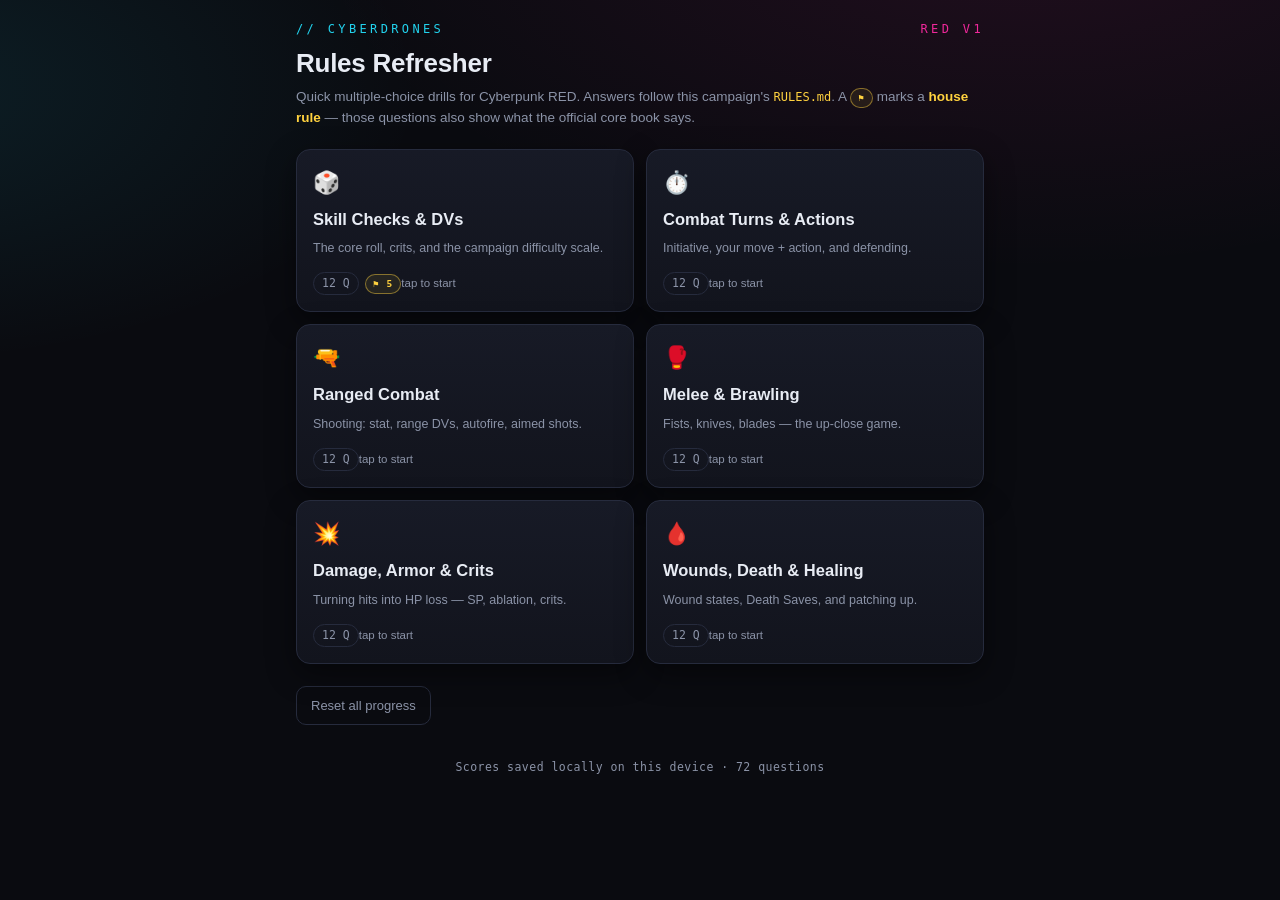
<file: rules-refresher/index.html>
<!DOCTYPE html>
<html lang="en">
<head>
<meta charset="utf-8">
<meta name="viewport" content="width=device-width, initial-scale=1, viewport-fit=cover">
<title>Cyberdrones — RED Rules Refresher</title>
<style>
  :root{
    --bg:#0a0b10; --panel:#12141d; --panel2:#171a26; --ink:#e8ecf4;
    --dim:#8b93a7; --line:#262b3d; --cyan:#22d3ee; --mag:#f0289b;
    --yellow:#ffd23f; --green:#33e39f; --red:#ff5470;
    --shadow:0 10px 30px rgba(0,0,0,.45);
  }
  *{box-sizing:border-box}
  html,body{margin:0;padding:0}
  body{
    background:
      radial-gradient(1200px 600px at 80% -10%, rgba(240,40,155,.10), transparent 60%),
      radial-gradient(1000px 500px at -10% 10%, rgba(34,211,238,.10), transparent 55%),
      var(--bg);
    color:var(--ink);
    font-family:-apple-system,BlinkMacSystemFont,"Segoe UI",Roboto,Helvetica,Arial,sans-serif;
    line-height:1.5; -webkit-font-smoothing:antialiased;
    min-height:100vh;
    padding:env(safe-area-inset-top) env(safe-area-inset-right) env(safe-area-inset-bottom) env(safe-area-inset-left);
  }
  .wrap{max-width:720px;margin:0 auto;padding:20px 16px 48px}
  header.top{display:flex;align-items:baseline;justify-content:space-between;gap:12px;margin-bottom:6px}
  .brand{font-family:"SF Mono",ui-monospace,Menlo,Consolas,monospace;
    font-size:12px;letter-spacing:.28em;text-transform:uppercase;color:var(--cyan)}
  h1{font-size:26px;margin:2px 0 4px;letter-spacing:-.01em}
  .sub{color:var(--dim);font-size:13.5px;margin:0 0 20px}
  .sub code{color:var(--yellow);font-family:"SF Mono",ui-monospace,Menlo,monospace;font-size:12px}

  /* category grid */
  .grid{display:grid;grid-template-columns:1fr 1fr;gap:12px}
  @media (max-width:520px){.grid{grid-template-columns:1fr}}
  .card{
    background:linear-gradient(180deg,var(--panel2),var(--panel));
    border:1px solid var(--line);border-radius:14px;padding:16px;
    cursor:pointer;text-align:left;color:inherit;font:inherit;
    transition:border-color .15s ease, transform .06s ease;
    display:flex;flex-direction:column;gap:8px;box-shadow:var(--shadow);
    position:relative;overflow:hidden;
  }
  .card:hover{border-color:var(--cyan)}
  .card:active{transform:translateY(1px)}
  .card .em{font-size:22px}
  .card h3{margin:0;font-size:16.5px}
  .card p{margin:0;color:var(--dim);font-size:12.5px}
  .card .meta{margin-top:auto;display:flex;align-items:center;justify-content:space-between;
    font-size:11.5px;color:var(--dim);padding-top:6px}
  .badge{font-family:"SF Mono",ui-monospace,Menlo,monospace;padding:2px 8px;border-radius:999px;
    border:1px solid var(--line);color:var(--dim)}
  .badge.good{color:var(--green);border-color:rgba(51,227,159,.4)}
  .badge.mid{color:var(--yellow);border-color:rgba(255,210,63,.4)}
  .badge.low{color:var(--red);border-color:rgba(255,84,112,.4)}

  .rowbtns{display:flex;gap:10px;flex-wrap:wrap;margin-top:22px}
  button.ghost{
    background:transparent;border:1px solid var(--line);color:var(--dim);
    padding:9px 14px;border-radius:10px;font:inherit;font-size:13px;cursor:pointer}
  button.ghost:hover{border-color:var(--red);color:var(--red)}

  /* quiz */
  .qbar{display:flex;align-items:center;gap:12px;margin-bottom:14px}
  .back{background:transparent;border:1px solid var(--line);color:var(--dim);
    border-radius:10px;padding:7px 12px;font:inherit;font-size:13px;cursor:pointer}
  .back:hover{border-color:var(--cyan);color:var(--cyan)}
  .progress{flex:1;height:8px;background:var(--panel);border:1px solid var(--line);
    border-radius:999px;overflow:hidden}
  .progress > i{display:block;height:100%;width:0;
    background:linear-gradient(90deg,var(--cyan),var(--mag));transition:width .25s ease}
  .count{font-family:"SF Mono",ui-monospace,Menlo,monospace;font-size:12px;color:var(--dim);min-width:44px;text-align:right}

  .qcat{font-family:"SF Mono",ui-monospace,Menlo,monospace;font-size:11px;letter-spacing:.2em;
    text-transform:uppercase;color:var(--mag);margin-bottom:8px}
  .qtext{font-size:19px;font-weight:600;margin:0 0 18px;line-height:1.4}
  .hr-badge{display:inline-flex;align-items:center;gap:5px;font-family:"SF Mono",ui-monospace,Menlo,monospace;
    font-size:10.5px;letter-spacing:.12em;text-transform:uppercase;color:var(--yellow);
    border:1px solid rgba(255,210,63,.45);background:rgba(255,210,63,.08);
    padding:3px 9px;border-radius:999px;margin:0 0 14px;font-weight:700}
  .hr-badge.mini{font-size:9.5px;padding:2px 7px;margin:0}

  .choices{display:flex;flex-direction:column;gap:10px}
  .choice{
    background:var(--panel);border:1px solid var(--line);border-radius:12px;
    padding:14px 16px;font:inherit;font-size:15px;color:var(--ink);text-align:left;
    cursor:pointer;display:flex;gap:12px;align-items:flex-start;
    transition:border-color .12s ease,background .12s ease}
  .choice:hover:not(:disabled){border-color:var(--cyan)}
  .choice:disabled{cursor:default}
  .choice .key{font-family:"SF Mono",ui-monospace,Menlo,monospace;font-size:13px;color:var(--dim);
    border:1px solid var(--line);border-radius:6px;min-width:24px;height:24px;
    display:flex;align-items:center;justify-content:center;flex:none;margin-top:1px}
  .choice.correct{border-color:var(--green);background:rgba(51,227,159,.10)}
  .choice.correct .key{border-color:var(--green);color:var(--green)}
  .choice.wrong{border-color:var(--red);background:rgba(255,84,112,.10)}
  .choice.wrong .key{border-color:var(--red);color:var(--red)}
  .choice.correct .mark,.choice.wrong .mark{margin-left:auto;font-weight:700}
  .choice.correct .mark{color:var(--green)}
  .choice.wrong .mark{color:var(--red)}

  .why{margin-top:16px;border:1px solid var(--line);border-left:3px solid var(--cyan);
    background:var(--panel);border-radius:10px;padding:13px 15px;font-size:14px;
    opacity:0;max-height:0;overflow:hidden;transition:opacity .2s ease}
  .why.show{opacity:1;max-height:400px}
  .why b{color:var(--cyan);font-family:"SF Mono",ui-monospace,Menlo,monospace;
    font-size:11px;letter-spacing:.16em;text-transform:uppercase;display:block;margin-bottom:4px}
  .why.miss{border-left-color:var(--red)}
  .why.miss b{color:var(--red)}
  .why .official{display:block;margin-top:10px;padding-top:10px;border-top:1px dashed var(--line);
    color:var(--dim);font-size:13px}
  .why .official b{display:inline;color:var(--yellow);font-family:"SF Mono",ui-monospace,Menlo,monospace;
    font-size:11px;letter-spacing:.12em;text-transform:uppercase;margin:0}
  .why .official b::before{content:"📖 "}

  .next{margin-top:18px;display:flex;justify-content:flex-end}
  .next button{background:linear-gradient(90deg,var(--cyan),var(--mag));border:none;color:#04060a;
    font:inherit;font-weight:700;font-size:15px;padding:12px 22px;border-radius:11px;cursor:pointer;
    opacity:0;pointer-events:none;transition:opacity .2s ease}
  .next button.show{opacity:1;pointer-events:auto}

  /* results */
  .result{text-align:center;padding:24px 8px}
  .score{font-family:"SF Mono",ui-monospace,Menlo,monospace;font-size:64px;font-weight:700;
    line-height:1;margin:10px 0}
  .score small{font-size:24px;color:var(--dim)}
  .verdict{font-size:18px;margin:6px 0 4px}
  .resnote{color:var(--dim);font-size:13.5px;margin-bottom:22px}
  .result .rowbtns{justify-content:center}
  .result button.primary{background:linear-gradient(90deg,var(--cyan),var(--mag));border:none;
    color:#04060a;font-weight:700}
  footer{color:var(--dim);font-size:11.5px;text-align:center;margin-top:34px;
    font-family:"SF Mono",ui-monospace,Menlo,monospace;letter-spacing:.04em}
</style>
</head>
<body>
<div class="wrap" id="app"></div>

<script>
/* ============================================================
   Cyberpunk RED — Rules Refresher
   All answers sourced from this repo's RULES.md (the campaign's
   house-ruled quick reference), NOT the official core book.
   Where the table differs from the book, the reasoning says so.
   ============================================================ */

const QUIZ = [
  {
    id:"skills", name:"Skill Checks & DVs", em:"🎲",
    blurb:"The core roll, crits, and the campaign difficulty scale.",
    questions:[
      {q:"What's the core formula for a skill check?",
       choices:["1d10 + STAT + SKILL vs. DV","1d20 + SKILL vs. DV","2d6 + STAT vs. DV","1d10 × SKILL vs. DV"],
       answer:0, why:"Every non-combat check is 1d10 plus the relevant STAT plus the SKILL, compared to a target Difficulty Value."},
      {q:"You roll a natural 10 on the d10. What happens?",
       choices:["Roll another d10 and ADD it (it can keep chaining)","Auto-success, stop rolling","Roll another d10 and take the higher","Nothing special — 10 is just 10"],
       answer:0, why:"A natural 10 explodes: roll again and add. If that's also a 10, keep going."},
      {q:"You roll a natural 1 on the d10. What happens?",
       choices:["Roll another d10 and SUBTRACT it (a critical failure)","Auto-fail, no matter the total","Reroll the whole check","Roll another d10 and add it"],
       answer:0, why:"A natural 1 is a critical failure: roll again and subtract. It also chains on another 1."},
      {q:"In this campaign, what DV is a routine professional / 'Standard' task?",
       choices:["13","9","15","11"],
       answer:0, why:"The campaign scale puts Standard at DV 13 (awareness in a crowd, a routine pro task).", house:true, official:"Book ladder: 13 Everyday · 15 Difficult · 17 Professional · 21 Heroic · 24 Incredible. This table uses its own compressed 11–19 scale (13/15/17 happen to line up)."},
      {q:"What DV does the campaign use for an 'Easy' task like hailing a cab?",
       choices:["11","9","13","10"],
       answer:0, why:"Easy is DV 11 on the campaign scale (the book's ladder is different — this table starts at 11).", house:true, official:"Book ladder: 13 Everyday · 15 Difficult · 17 Professional · 21 Heroic · 24 Incredible. There is no DV 11 in the book — this table's 11–19 scale is house."},
      {q:"'Very Hard' — spotting the Arasaka logo in dim light — is what DV?",
       choices:["19","17","21","20"],
       answer:0, why:"The campaign tops its everyday ladder at DV 19 = Very Hard.", house:true, official:"Book's hard tiers are higher: Heroic 21, Incredible 24. This table caps its ladder at 19."},
      {q:"Hacking a panel under pressure or a hard negotiation is 'Difficult'. What DV?",
       choices:["15","13","17","14"],
       answer:0, why:"Difficult tasks sit at DV 15 on the campaign scale.", house:true, official:"15 = Difficult in the book too — same value, part of the 13/15/17/21/24 ladder."},
      {q:"On an opposed check that ends in a tie, who wins?",
       choices:["The defender","The attacker","Re-roll","Whoever has the higher STAT"],
       answer:0, why:"Both sides roll, highest total wins, and ties go to the defender."},
      {q:"DV 17 on the campaign scale represents which difficulty?",
       choices:["Hard","Difficult","Very Hard","Standard"],
       answer:0, why:"17 = Hard (cross a collapsing rooftop, talk an exec into a real concession).", house:true, official:"The book calls DV 17 Professional. This table renames the tiers (Easy→Very Hard, 11–19)."},
      {q:"Does the exploding 10 only happen once?",
       choices:["No — a 10 on the bonus die explodes again, chaining","Yes, only the first 10 counts","Only if your skill is 10+","Only on combat rolls"],
       answer:0, why:"Both the +10 (success) and −1 (failure) chains keep going as long as you keep rolling the trigger number."},
      {q:"How many dice do you physically roll for the base of a check (before crits)?",
       choices:["One d10","Two d10","One d6","One d20"],
       answer:0, why:"It's a single d10 added to STAT + SKILL. Extra dice only appear on a natural 10 or 1."},
      {q:"On an opposed check with no ties, who wins?",
       choices:["Highest total wins","Lowest total wins","Attacker always","Defender always"],
       answer:0, why:"Opposed = both roll their full 1d10 + STAT + SKILL; the higher total takes it."}
    ]
  },
  {
    id:"turns", name:"Combat Turns & Actions", em:"⏱️",
    blurb:"Initiative, your move + action, and defending.",
    questions:[
      {q:"What do you roll for Initiative?",
       choices:["1d10 + REF (no skill)","1d10 + REF + a combat skill","1d10 + DEX","1d20 + REF"],
       answer:0, why:"Initiative is 1d10 + REF only — no skill bonus is added."},
      {q:"Is a skill added to your Initiative roll?",
       choices:["No","Yes, your best combat skill","Yes, Evasion","Only if you have a Sandevistan"],
       answer:0, why:"Just the raw REF stat plus the die. Cyberware like Kerenzikov can add a flat bonus, but no skill."},
      {q:"When is Initiative rolled?",
       choices:["Once at the start of combat; the order holds","Every round","Only when someone new joins","At the end of each round"],
       answer:0, why:"Roll once at combat start and keep that order for the whole fight."},
      {q:"On a normal turn, what do you get?",
       choices:["A Move Action (up to MOVE ×2 metres) + 1 Action","Two Actions","1 Action only","Unlimited moves + 1 Action"],
       answer:0, why:"Standard turn = one Move Action (up to MOVE ×2 metres) plus one Action such as an attack."},
      {q:"You want to run flat-out this turn. What do you give up?",
       choices:["Your Action — running is a second Move Action","Nothing, you can still attack","Your next turn","Half your armor"],
       answer:0, why:"Running spends your Action on a second Move Action — you cover MOVE ×4 metres total but can't also attack."},
      {q:"How far can you move with a single Move Action?",
       choices:["Up to MOVE ×2 metres","Up to your MOVE stat in metres","Exactly 6 metres","Up to your BODY in metres"],
       answer:0, why:"A Move Action covers MOVE ×2 metres. Spending your Action on a second Move (running) doubles it again, to MOVE ×4."},
      {q:"Which of these uses up your one Action for the turn?",
       choices:["Making an attack","Breathing","Standing still","Being in cover"],
       answer:0, why:"Attacks, reloads, drawing a weapon, aimed shots, skill use, etc. each take your Action."},
      {q:"Who can dodge a ranged attack (bullets)?",
       choices:["Only a character with REF 8+, rolling DEX + Evasion","Anyone, rolling DEX + Evasion","Anyone, rolling REF + Evasion","Nobody — bullets can't be dodged"],
       answer:0, why:"You need REF 8+ to Evade gunfire at all; then it's an opposed 1d10 + DEX + Evasion vs the shooter's roll. Most NPCs don't bother and just soak it."},
      {q:"Do most NPCs bother dodging incoming fire?",
       choices:["No — they take the hit and rely on armor","Yes, always","Only bosses","Only if unarmored"],
       answer:0, why:"By convention most NPCs eat the shot and let their SP soak it, saving dodges for named threats."},
      {q:"To block or parry a melee attack, what do you roll?",
       choices:["1d10 + DEX + Melee or Brawling vs. the attacker","1d10 + REF + Evasion","1d10 + BODY","1d10 + WILL"],
       answer:0, why:"Melee defense is an opposed 1d10 + DEX + Melee (or Brawling) against the attacker's roll."},
      {q:"Can you Move ×2 (run) and also make an attack the same turn?",
       choices:["No","Yes","Only with a pistol","Only if you rolled a 10 on initiative"],
       answer:0, why:"Running is the whole turn. Attacking needs your Action, which running consumes."},
      {q:"An aimed shot is taken as…",
       choices:["Your Action, at −8 to the roll","A free bonus each turn","Two Actions","Your Move"],
       answer:0, why:"An aimed shot uses your Action and takes a −8 penalty in exchange for choosing the hit location."}
    ]
  },
  {
    id:"ranged", name:"Ranged Combat", em:"🔫",
    blurb:"Shooting: stat, range DVs, autofire, aimed shots.",
    questions:[
      {q:"What's the ranged attack roll?",
       choices:["1d10 + REF + Weapon Skill","1d10 + DEX + Weapon Skill","1d10 + BODY + Weapon Skill","1d10 + REF only"],
       answer:0, why:"Ranged attacks use 1d10 + REF + the relevant weapon skill (Handgun, Shoulder Arms, etc.)."},
      {q:"Which stat drives ranged attacks?",
       choices:["REF","DEX","BODY","COOL"],
       answer:0, why:"Reflexes (REF) is the shooting stat. DEX is for melee — don't mix them up."},
      {q:"If the target isn't dodging, what do you roll against?",
       choices:["A DV set by the range to the target","Always DV 15","Their BODY","Their armor SP"],
       answer:0, why:"An undodged shot is vs. a range-based DV; a dodging target instead makes an opposed Evasion roll."},
      {q:"How does the book set a ranged attack's to-hit DV?",
       choices:["From a table of DV by weapon type and range bracket","A flat DV 15 for everything","Equal to the target's BODY","Equal to the target's SP"],
       answer:0, why:"Each weapon type has its own DV-by-range row — a pistol and an assault rifle differ a lot as range grows."},
      {q:"A pistol shot at 13–25m is what DV?",
       choices:["20","15","13","17"],
       answer:0, why:"Pistol DVs climb with range: 13 (0–6m), 15 (7–12m), 20 (13–25m), 25 (26–50m), 30 (51–100m)."},
      {q:"An assault rifle is EASIEST to hit with at what range?",
       choices:["26–50m (DV 13)","0–6m, point-blank","13–25m","It's the same at every range"],
       answer:0, why:"Rifles are tuned for distance: an AR is DV 17 at 0–6m but drops to 13 at 26–50m, and stays usable all the way to 800m."},
      {q:"What's the penalty for taking an aimed shot?",
       choices:["−8 to the roll","−4 to the roll","−2 to the roll","No penalty"],
       answer:0, why:"Aiming costs −8, the trade for choosing where you hit (usually the head)."},
      {q:"What does an aimed shot let you do?",
       choices:["Choose the hit location","Ignore all armor","Attack twice","Add +5 damage automatically"],
       answer:0, why:"It lets you pick the location — commonly the head, which doubles damage after head armor."},
      {q:"How do you hit with autofire?",
       choices:["Roll the Autofire skill vs the normal range DV","Roll vs a flat DV 17","It auto-hits everything in range","Roll REF + Handgun vs DV 15"],
       answer:0, why:"Autofire uses its own Autofire skill (REF + Autofire) against the target's range DV — no special flat DV, and it only works at ≤25m."},
      {q:"How is autofire damage calculated?",
       choices:["2d6 × how much you beat the DV, capped by the gun's Autofire rating","ROF × 2d6","A flat 2d6","5d6 every time"],
       answer:0, why:"Damage = 2d6 × the amount you beat the DV by, up to the weapon's Autofire cap (SMG ×3, Assault Rifle ×4)."},
      {q:"What does suppressive fire actually do?",
       choices:["Pins targets — no damage, but they must stay in cover or take a penalty","Deals 2d6 to everyone in the area","Stuns them for a round","Forces them prone"],
       answer:0, why:"Suppressive fire deals no damage. It's area denial (a Full Action + 10 rounds) that keeps heads down — acting in the zone instead of staying in cover costs them."},
      {q:"How does cover protect you from gunfire in the book?",
       choices:["You're safe behind it until it's shot away — cover has its own HP","It adds +4 to your defense roll","It halves incoming damage","It adds +2 to your armor SP"],
       answer:0, why:"Book cover gives no to-hit bonus: while fully behind it you can't be hit — but each 2×2m chunk has HP and can be destroyed, and you're exposed when you lean out to shoot."}
    ]
  },
  {
    id:"melee", name:"Melee & Brawling", em:"🥊",
    blurb:"Fists, knives, blades — the up-close game.",
    questions:[
      {q:"What's the melee / brawling attack roll?",
       choices:["1d10 + DEX + Melee Weapon or Brawling","1d10 + REF + Brawling","1d10 + BODY + Brawling","1d10 + DEX only"],
       answer:0, why:"Up close you use 1d10 + DEX + Melee Weapon (armed) or Brawling (unarmed)."},
      {q:"Which stat powers a brawling attack?",
       choices:["DEX","REF","BODY","WILL"],
       answer:0, why:"Melee and brawling run off DEX. REF is only for ranged — a common mix-up."},
      {q:"A melee attack is resolved against…",
       choices:["The defender's Evasion or Block roll","A flat DV 15","The defender's armor SP","The defender's BODY"],
       answer:0, why:"Melee is opposed: your attack vs. the defender's dodge (Evasion) or block/parry."},
      {q:"How much damage does a heavy melee weapon (sword, axe) do?",
       choices:["3d6","2d6","1d6","5d6"],
       answer:0, why:"Heavy melee lands 3d6 — same as a Heavy Pistol."},
      {q:"A combat knife / light melee weapon does how much?",
       choices:["1d6","2d6","3d6","1d10"],
       answer:0, why:"Light melee (knives) is 1d6."},
      {q:"'Big Knux' brawling boosters bump unarmed damage to…",
       choices:["2d6","1d6","3d6","4d6"],
       answer:0, why:"Big Knux (and similar cyber-knuckles) raise brawling damage to 2d6."},
      {q:"Which stat does NOT go into a brawling attack?",
       choices:["REF","DEX","The Brawling skill","1d10"],
       answer:0, why:"Brawling is DEX + Brawling + 1d10. REF belongs to ranged attacks."},
      {q:"You attack an enemy who is prone (on the ground) in melee. What happens to your roll?",
       choices:["It's harder — attacker takes +2 to the DV","It's easier — you get +2","No change","You auto-hit"],
       answer:0, why:"A prone target is +2 to the melee DV (harder to hit). At range, though, prone helps the defender."},
      {q:"Can a melee or brawling hit cause a Critical Injury?",
       choices:["Yes — two or more 6s on the damage dice, same as ranged","No, only guns crit","Only with a sword","Only on a natural 10 to hit"],
       answer:0, why:"Any damage roll can crit: roll two or more 6s and the target takes a Critical Injury plus 5 bonus damage — melee included."},
      {q:"On an opposed melee roll that ties, who comes out ahead?",
       choices:["The defender — the blow doesn't land","The attacker","Both take damage","Re-roll"],
       answer:0, why:"Ties favor the defender, so a tied attack simply misses."},
      {q:"Can Brawling be used to block an incoming punch, not just throw one?",
       choices:["Yes — block/parry uses Melee or Brawling","No, only Evasion blocks","Only Martial Arts blocks","Only if you're armed"],
       answer:0, why:"The same Melee/Brawling skill covers both attacking and parrying in a melee."},
      {q:"When would you use REF instead of DEX in a fight?",
       choices:["For ranged attacks and Initiative","Never in combat","For melee damage","For blocking"],
       answer:0, why:"REF handles shooting and Initiative; DEX handles hand-to-hand. Keep the two lanes straight."}
    ]
  },
  {
    id:"damage", name:"Damage, Armor & Crits", em:"💥",
    blurb:"Turning hits into HP loss — SP, ablation, crits.",
    questions:[
      {q:"After rolling weapon dice, what's the next step?",
       choices:["Subtract the target's SP; the rest is HP loss","Subtract the target's BODY","Halve the damage","Roll to confirm the hit"],
       answer:0, why:"Damage − Stopping Power at that location = HP lost. Armor soaks first."},
      {q:"What does 'SP' stand for?",
       choices:["Stopping Power","Structural Points","Shield Power","Skill Points"],
       answer:0, why:"SP = Stopping Power, the armor value you subtract from incoming damage."},
      {q:"What is armor ablation?",
       choices:["Each hit that goes through drops that armor's SP by 1","Armor gains SP over time","Armor is destroyed after one hit","SP doubles when hit"],
       answer:0, why:"Every hit that penetrates ablates the armor by 1 SP, so it wears down over a firefight."},
      {q:"What triggers a Critical Injury on a damage roll?",
       choices:["Two or more 6s among the damage dice","Any two dice showing the same number","Rolling max on every die","A natural 10 to hit"],
       answer:0, why:"Two or more 6s on the damage dice → a Critical Injury AND +5 bonus damage straight to HP (it ignores armor). Roll on the Head or Body crit table."},
      {q:"A headshot's damage is…",
       choices:["Doubled, after head armor is subtracted","Doubled, before armor","Tripled","+5 flat"],
       answer:0, why:"Apply head SP first, then double the remaining damage."},
      {q:"Armor-Piercing ammo does what to the target's SP?",
       choices:["Halves it for that hit","Ignores it completely","Doubles the damage","Nothing — it just looks cool"],
       answer:0, why:"AP halves the target's SP for that hit (round up) and ablates that armor by 2 instead of 1."},
      {q:"You roll a natural 10 on your attack roll. What does it do?",
       choices:["Explodes the attack ROLL — roll again and add to your to-hit total","Adds a d10 to the damage","+5 damage flat","Doubles the damage"],
       answer:0, why:"A natural 10 explodes the roll it's on — here the to-hit total, which can turn a near-miss into a hit. It adds nothing to damage; the only bonus damage is the +5 from a two-6s Critical Injury."},
      {q:"A Very Heavy Pistol deals how much damage?",
       choices:["4d6","3d6","2d6","5d6"],
       answer:0, why:"Very Heavy Pistol = 4d6 (Fredrik's Pop-up arm territory)."},
      {q:"A standard Heavy Pistol deals…",
       choices:["3d6","2d6","4d6","1d6"],
       answer:0, why:"Heavy Pistol = 3d6. Medium is 2d6, Very Heavy is 4d6."},
      {q:"An Assault Rifle's single-shot damage is…",
       choices:["5d6","3d6","4d6","2d6"],
       answer:0, why:"Assault Rifle = 5d6 single-shot (same as a shotgun slug or sniper); on autofire its damage multiplier caps at ×4."},
      {q:"A frag grenade does how much, and over what area?",
       choices:["6d6 in an 8m radius","3d6 in a 5m radius","5d6, single target","4d6 in a 10m radius"],
       answer:0, why:"Frag grenade = 6d6 to everyone in an 8m radius."},
      {q:"A Medium Pistol deals how much damage?",
       choices:["2d6","1d6","3d6","4d6"],
       answer:0, why:"Medium Pistol = 2d6; Light Pistol is 1d6."}
    ]
  },
  {
    id:"wounds", name:"Wounds, Death & Healing", em:"🩸",
    blurb:"Wound states, Death Saves, and patching up.",
    questions:[
      {q:"You drop to half your max HP or below. What state are you in?",
       choices:["Seriously Wounded","Lightly Wounded","Mortally Wounded","Fine"],
       answer:0, why:"At or below half HP you're Seriously Wounded."},
      {q:"What's the mechanical penalty for being Seriously Wounded?",
       choices:["−2 to all rolls","−4 to all rolls","Half MOVE only","No penalty, just narrative"],
       answer:0, why:"Seriously Wounded is a flat −2 to all rolls. A Pain Editor ignores it."},
      {q:"You hit 0 HP or below. What now?",
       choices:["Mortally Wounded — still up, but −4 to Checks and a Death Save each turn","You die instantly","You're knocked unconscious until healed","Seriously Wounded"],
       answer:0, why:"Mortally Wounded isn't unconscious: you can still act at −4 to all Checks and −6 MOVE, but you roll a Death Save each turn and auto-take a Critical Injury if hit again."},
      {q:"What penalty do you take while merely Lightly Wounded (above half HP)?",
       choices:["None","−1 to all rolls","−2 to all rolls","Half MOVE"],
       answer:0, why:"Lightly Wounded carries no penalty — the −2 only kicks in once you're Seriously Wounded."},
      {q:"How is a Death Save resolved?",
       choices:["Roll 1d10 + cumulative penalty; UNDER your BODY and you survive the turn","Roll 1d10 vs DV 15","Roll under your WILL","Roll 2d6 vs BODY"],
       answer:0, why:"Roll 1d10 plus your running penalty; come in under your BODY and you live this turn (a natural 10 always fails). It doesn't stabilize you — you keep rolling until treated."},
      {q:"How does the Death Save penalty change over time?",
       choices:["Starts at 0, +1 for each prior save attempt","Stays at 0","+2 each round","Equals your missing HP"],
       answer:0, why:"The penalty climbs by 1 every save, so surviving gets harder the longer you're down."},
      {q:"What stops a character from rolling Death Saves?",
       choices:["A First Aid or Paramedic check at DV 15 to stabilize them","Waiting one full round","Any healing item","Nothing — they roll until combat ends"],
       answer:0, why:"Stabilizing takes a First Aid or Paramedic check at DV 15. Success ends the Death Saves and leaves them at 1 HP (and unconscious)."},
      {q:"How much HP does a successful First Aid restore?",
       choices:["None — First Aid only stabilizes and treats injuries","1d6 per scene","2d6 per scene","Full HP"],
       answer:0, why:"First Aid restores no HP — it stabilizes the dying and treats specific injuries. HP comes back through rest or a Medtech's surgery."},
      {q:"What can a Medtech do that plain First Aid can't?",
       choices:["Restore lost HP — via Surgery and pharmaceuticals over downtime","Nothing, they're the same","Heal 2d6 instantly in combat","Revive the dead"],
       answer:0, why:"A Medtech can actually heal HP (Surgery, speedheal, etc.) over downtime, on top of stabilizing. First Aid alone never restores HP."},
      {q:"How much does a full day of natural rest restore?",
       choices:["HP equal to your BODY per day","1d6 per day","Half your max HP","Nothing without a medic"],
       answer:0, why:"Full rest heals BODY HP per day, and it stacks across days."},
      {q:"Which cyberware lets you ignore the Seriously Wounded penalty?",
       choices:["Pain Editor","Kerenzikov","Sandevistan","Subdermal Armor"],
       answer:0, why:"A Pain Editor shrugs off the −2 from being Seriously Wounded."},
      {q:"When do you make a Death Save?",
       choices:["Each round while at 0 HP or below","Once, when you drop","Only at the end of combat","Every time you're hit"],
       answer:0, why:"You roll a Death Save every round you remain at 0 HP or lower."}
    ]
  }
];

/* ---------------- storage ---------------- */
const LS_KEY = "cdr_quiz_v1";
function loadStats(){ try{ return JSON.parse(localStorage.getItem(LS_KEY)) || {}; }catch(e){ return {}; } }
function saveStats(s){ try{ localStorage.setItem(LS_KEY, JSON.stringify(s)); }catch(e){} }
function recordResult(catId, correct, total){
  const s = loadStats();
  const pct = Math.round(100*correct/total);
  const prev = s[catId] || {best:0, attempts:0};
  s[catId] = { best: Math.max(prev.best, pct), lastPct: pct, attempts: (prev.attempts||0)+1, total };
  saveStats(s);
}

/* ---------------- helpers ---------------- */
function shuffle(arr){
  const a = arr.slice();
  for(let i=a.length-1;i>0;i--){ const j=Math.floor(Math.random()*(i+1)); [a[i],a[j]]=[a[j],a[i]]; }
  return a;
}
const KEYS = ["A","B","C","D","E"];
const app = document.getElementById("app");

/* ---------------- screens ---------------- */
function renderHome(){
  const stats = loadStats();
  const cards = QUIZ.map(cat=>{
    const st = stats[cat.id];
    let badge = `<span class="badge">${cat.questions.length} Q</span>`;
    if(st){
      const cls = st.best>=80 ? "good" : st.best>=50 ? "mid" : "low";
      badge = `<span class="badge ${cls}">Best ${st.best}%</span>`;
    }
    const hr = cat.questions.filter(q=>q.house).length;
    const hrTag = hr ? `<span class="hr-badge mini">⚑ ${hr}</span>` : '';
    return `<button class="card" data-cat="${cat.id}">
      <span class="em">${cat.em}</span>
      <h3>${cat.name}</h3>
      <p>${cat.blurb}</p>
      <span class="meta"><span style="display:flex;gap:6px;align-items:center">${badge}${hrTag}</span><span>${st? "tap to retry":"tap to start"}</span></span>
    </button>`;
  }).join("");

  app.innerHTML = `
    <header class="top">
      <span class="brand">// Cyberdrones</span>
      <span class="brand" style="color:var(--mag)">RED v1</span>
    </header>
    <h1>Rules Refresher</h1>
    <p class="sub">Quick multiple-choice drills for Cyberpunk&nbsp;RED. Answers follow this campaign's <code>RULES.md</code>. A <span class="hr-badge mini">⚑</span> marks a <b style="color:var(--yellow);font-weight:600">house rule</b> — those questions also show what the official core book says.</p>
    <div class="grid">${cards}</div>
    <div class="rowbtns">
      <button class="ghost" id="reset">Reset all progress</button>
    </div>
    <footer>Scores saved locally on this device · ${QUIZ.reduce((n,c)=>n+c.questions.length,0)} questions</footer>
  `;
  app.querySelectorAll(".card").forEach(b=>b.onclick=()=>startQuiz(b.dataset.cat));
  app.querySelector("#reset").onclick=()=>{
    if(confirm("Clear all saved scores on this device?")){ saveStats({}); renderHome(); }
  };
  window.scrollTo(0,0);
}

let session = null; // {cat, order:[{q, choices:[{text,correct}]}], idx, score, answered}

function startQuiz(catId){
  const cat = QUIZ.find(c=>c.id===catId);
  const order = shuffle(cat.questions).map(item=>{
    const choices = shuffle(item.choices.map((text,i)=>({text, correct:i===item.answer})));
    return { q:item.q, why:item.why, choices, house:!!item.house, official:item.official||"" };
  });
  session = { cat, order, idx:0, score:0, answered:false };
  renderQuestion();
}

function renderQuestion(){
  const {cat, order, idx, score} = session;
  const item = order[idx];
  session.answered = false;
  const pct = Math.round(100*idx/order.length);

  app.innerHTML = `
    <div class="qbar">
      <button class="back" id="back">← Menu</button>
      <div class="progress"><i style="width:${pct}%"></i></div>
      <span class="count">${idx+1}/${order.length}</span>
    </div>
    <div class="qcat">${cat.em} ${cat.name} · Score ${score}</div>
    ${item.house?'<div class="hr-badge">⚑ House Rule</div>':''}
    <h2 class="qtext">${item.q}</h2>
    <div class="choices">
      ${item.choices.map((c,i)=>`
        <button class="choice" data-i="${i}">
          <span class="key">${KEYS[i]}</span>
          <span class="txt">${c.text}</span>
        </button>`).join("")}
    </div>
    <div class="why" id="why"></div>
    <div class="next"><button id="next">${idx+1<order.length?"Next →":"See results →"}</button></div>
  `;
  app.querySelector("#back").onclick=()=>{ if(confirm("Leave this quiz? Progress in it won't be saved.")) renderHome(); };
  app.querySelectorAll(".choice").forEach(btn=>btn.onclick=()=>pickAnswer(btn));
  window.scrollTo(0,0);
}

function pickAnswer(btn){
  if(session.answered) return;
  session.answered = true;
  const item = session.order[session.idx];
  const chosen = item.choices[+btn.dataset.i];
  const buttons = app.querySelectorAll(".choice");

  buttons.forEach((b,i)=>{
    b.disabled = true;
    if(item.choices[i].correct){
      b.classList.add("correct");
      b.querySelector(".txt").insertAdjacentHTML("afterend",'<span class="mark">✓</span>');
    }
  });
  if(!chosen.correct){
    btn.classList.add("wrong");
    btn.querySelector(".txt").insertAdjacentHTML("afterend",'<span class="mark">✗</span>');
  } else {
    session.score++;
  }

  const why = app.querySelector("#why");
  why.className = "why show" + (chosen.correct? "" : " miss");
  const officialLine = item.official
    ? `<span class="official"><b>Official RED</b> ${item.official}</span>` : "";
  why.innerHTML = `<b>${chosen.correct?"Correct":"Why"}</b>${item.why}${officialLine}`;

  app.querySelector("#next").classList.add("show");
  app.querySelector("#next").onclick = nextQuestion;
}

function nextQuestion(){
  if(session.idx+1 < session.order.length){
    session.idx++;
    renderQuestion();
  } else {
    renderResults();
  }
}

function renderResults(){
  const {cat, order, score} = session;
  const total = order.length;
  const pct = Math.round(100*score/total);
  recordResult(cat.id, score, total);

  let verdict, note;
  if(pct>=90){ verdict="Chromed and dialed in."; note="You could run a table blindfolded."; }
  else if(pct>=70){ verdict="Solid. You know the beats."; note="A couple of edge cases to nail down."; }
  else if(pct>=50){ verdict="Rusty but functional."; note="Worth another pass before the next session."; }
  else { verdict="Flatlined. Time to re-read the sheet."; note="Run it again — this is how it sticks."; }

  const color = pct>=70?"var(--green)":pct>=50?"var(--yellow)":"var(--red)";
  app.innerHTML = `
    <div class="result">
      <div class="qcat" style="justify-content:center">${cat.em} ${cat.name}</div>
      <div class="score" style="color:${color}">${pct}<small>%</small></div>
      <div class="verdict">${verdict}</div>
      <div class="resnote">${score} of ${total} correct · ${note}</div>
      <div class="rowbtns">
        <button class="primary" id="retry" style="border:none;color:#04060a;font-weight:700;padding:11px 20px;border-radius:11px;cursor:pointer;font:inherit;font-size:15px">Try again</button>
        <button class="ghost" id="menu" style="color:var(--cyan);border-color:var(--line)">Back to menu</button>
      </div>
    </div>
  `;
  app.querySelector("#retry").onclick=()=>startQuiz(cat.id);
  app.querySelector("#menu").onclick=renderHome;
  window.scrollTo(0,0);
}

renderHome();
</script>
</body>
</html>
</file>
